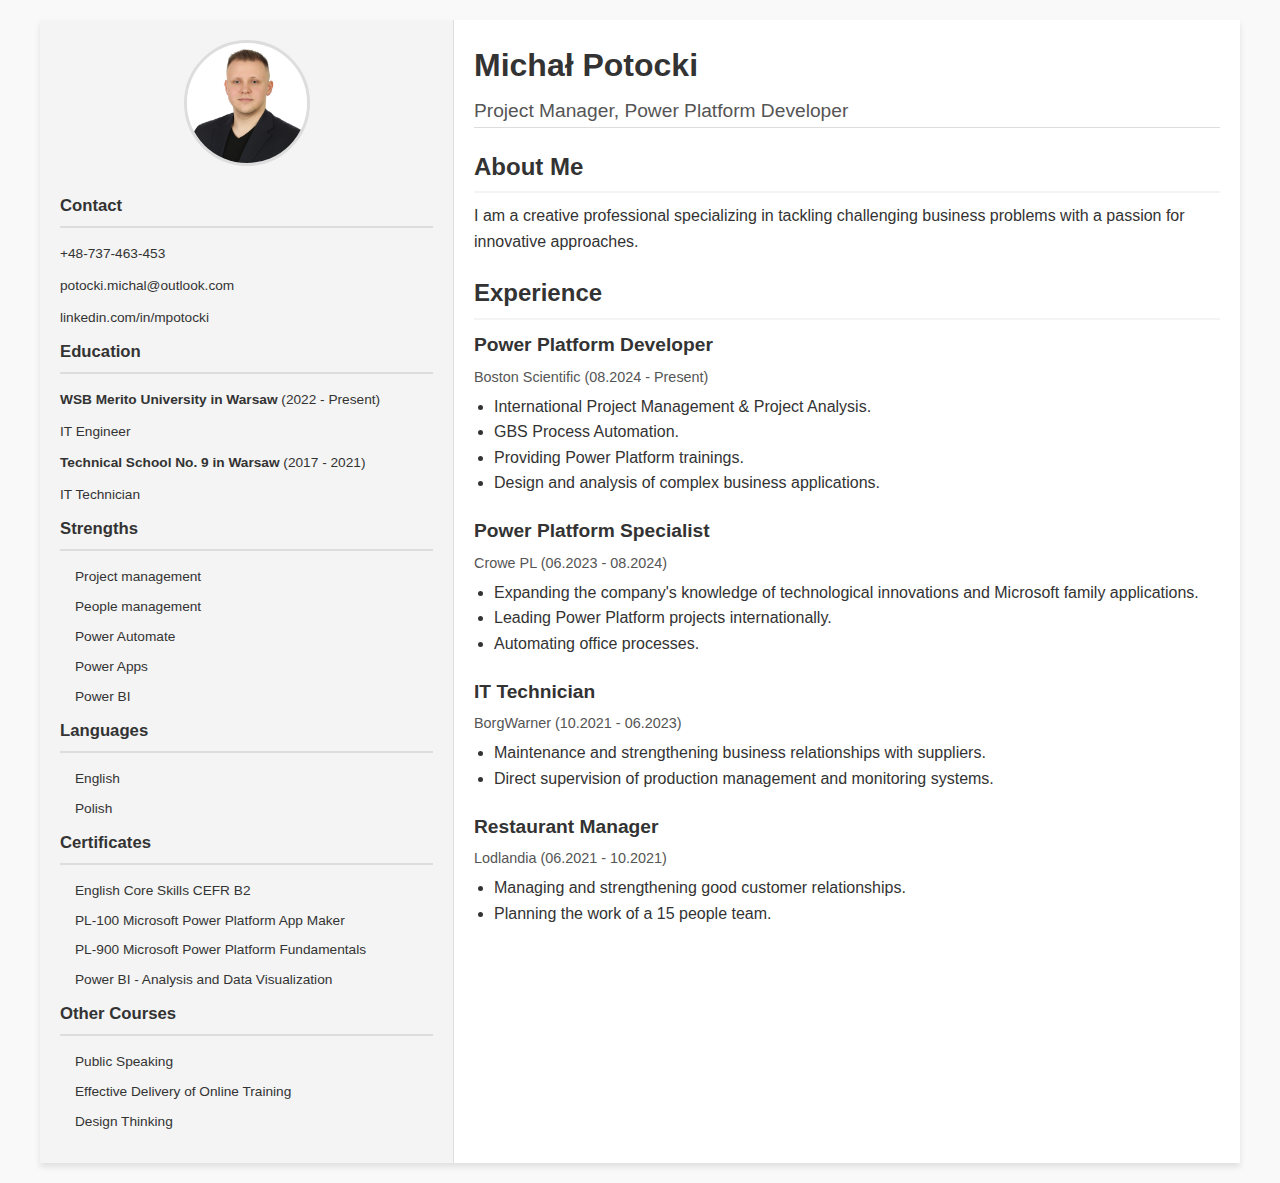
<file: index.html>
<!DOCTYPE html>
<html lang="pl">
<head>
    <meta charset="UTF-8">
    <meta name="viewport" content="width=device-width, initial-scale=1.0">
    <title>Michał Potocki - CV</title>
    <link rel="stylesheet" href="michal.css">
</head>
<body>
    <div class="container">
        <aside class="sidebar">
            <div class="photo">
                <img src="1.jpg" alt="Michał Potocki">
            </div>
            <h1>Contact</h1>
            <p>+48-737-463-453</p>
            <p>potocki.michal@outlook.com</p>
            <p>linkedin.com/in/mpotocki</p>

            <h1>Education</h1>
            <p><strong>WSB Merito University in Warsaw</strong> (2022 - Present)</p>
            <p>IT Engineer</p>
            <p><strong>Technical School No. 9 in Warsaw</strong> (2017 - 2021)</p>
            <p>IT Technician</p>

            <h1>Strengths</h1>
            <ul>
                <li>Project management</li>
                <li>People management</li>
                <li>Power Automate</li>
                <li>Power Apps</li>
                <li>Power BI</li>
            </ul>

            <h1>Languages</h1>
            <ul>
                <li>English</li>
                <li>Polish</li>
            </ul>

            <h1>Certificates</h1>
            <ul>
                <li>English Core Skills CEFR B2</li>
                <li>PL-100 Microsoft Power Platform App Maker</li>
                <li>PL-900 Microsoft Power Platform Fundamentals</li>
                <li>Power BI - Analysis and Data Visualization</li>
            </ul>

            <h1>Other Courses</h1>
            <ul>
                <li>Public Speaking</li>
                <li>Effective Delivery of Online Training</li>
                <li>Design Thinking</li>
            </ul>
        </aside>

        <main class="content">
            <header>
                <h1>Michał Potocki</h1>
                <p>Project Manager, Power Platform Developer</p>
            </header>

            <section class="about">
                <h2>About Me</h2>
                <p>I am a creative professional specializing in tackling challenging business problems with a passion for innovative approaches.</p>
            </section>

            <section class="experience">
                <h2>Experience</h2>
                <div class="job">
                    <h3>Power Platform Developer</h3>
                    <p>Boston Scientific (08.2024 - Present)</p>
                    <ul>
                        <li>International Project Management & Project Analysis.</li>
                        <li>GBS Process Automation.</li>
                        <li>Providing Power Platform trainings.</li>
                        <li>Design and analysis of complex business applications.</li>
                    </ul>
                </div>

                <div class="job">
                    <h3>Power Platform Specialist</h3>
                    <p>Crowe PL (06.2023 - 08.2024)</p>
                    <ul>
                        <li>Expanding the company's knowledge of technological innovations and Microsoft family applications.</li>
                        <li>Leading Power Platform projects internationally.</li>
                        <li>Automating office processes.</li>
                    </ul>
                </div>

                <div class="job">
                    <h3>IT Technician</h3>
                    <p>BorgWarner (10.2021 - 06.2023)</p>
                    <ul>
                        <li>Maintenance and strengthening business relationships with suppliers.</li>
                        <li>Direct supervision of production management and monitoring systems.</li>
                    </ul>
                </div>

                <div class="job">
                    <h3>Restaurant Manager</h3>
                    <p>Lodlandia (06.2021 - 10.2021)</p>
                    <ul>
                        <li>Managing and strengthening good customer relationships.</li>
                        <li>Planning the work of a 15 people team.</li>
                    </ul>
                </div>
            </section>
        </main>
    </div>
</body>
</html>
</file>
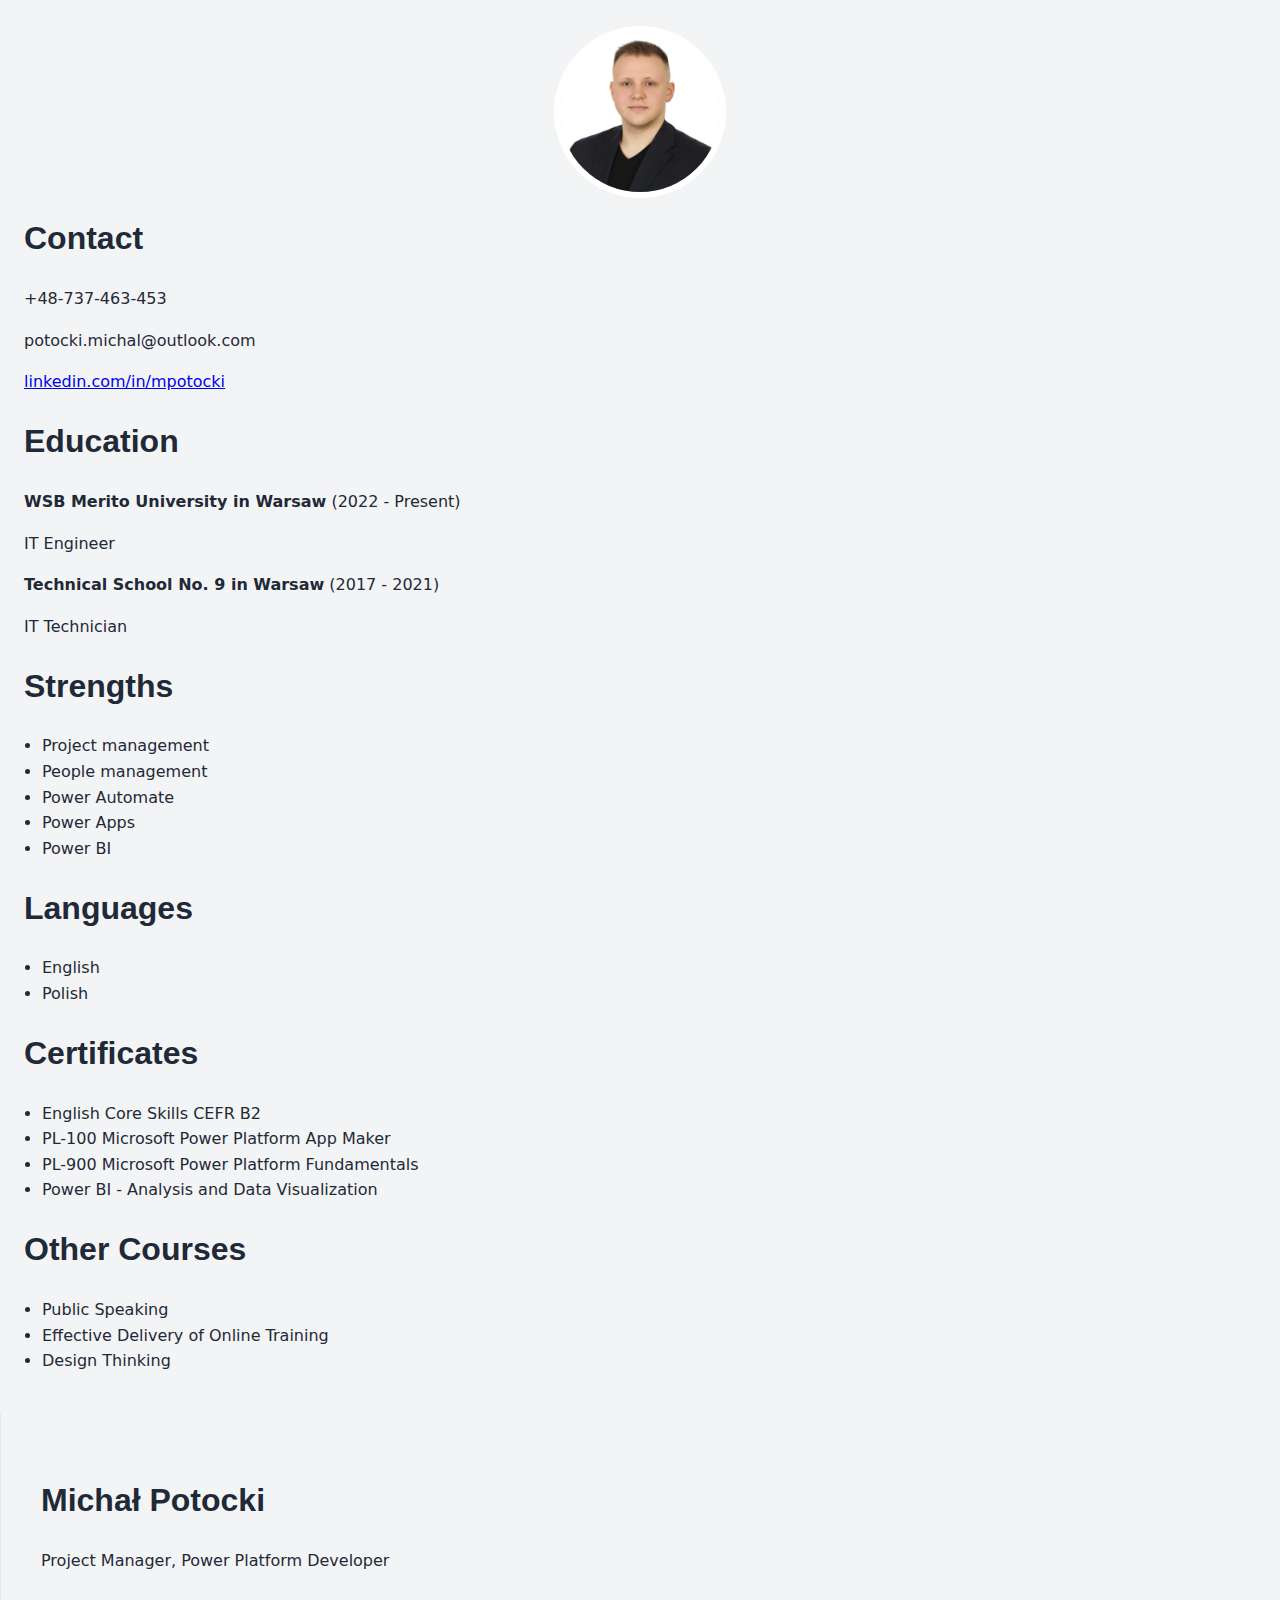
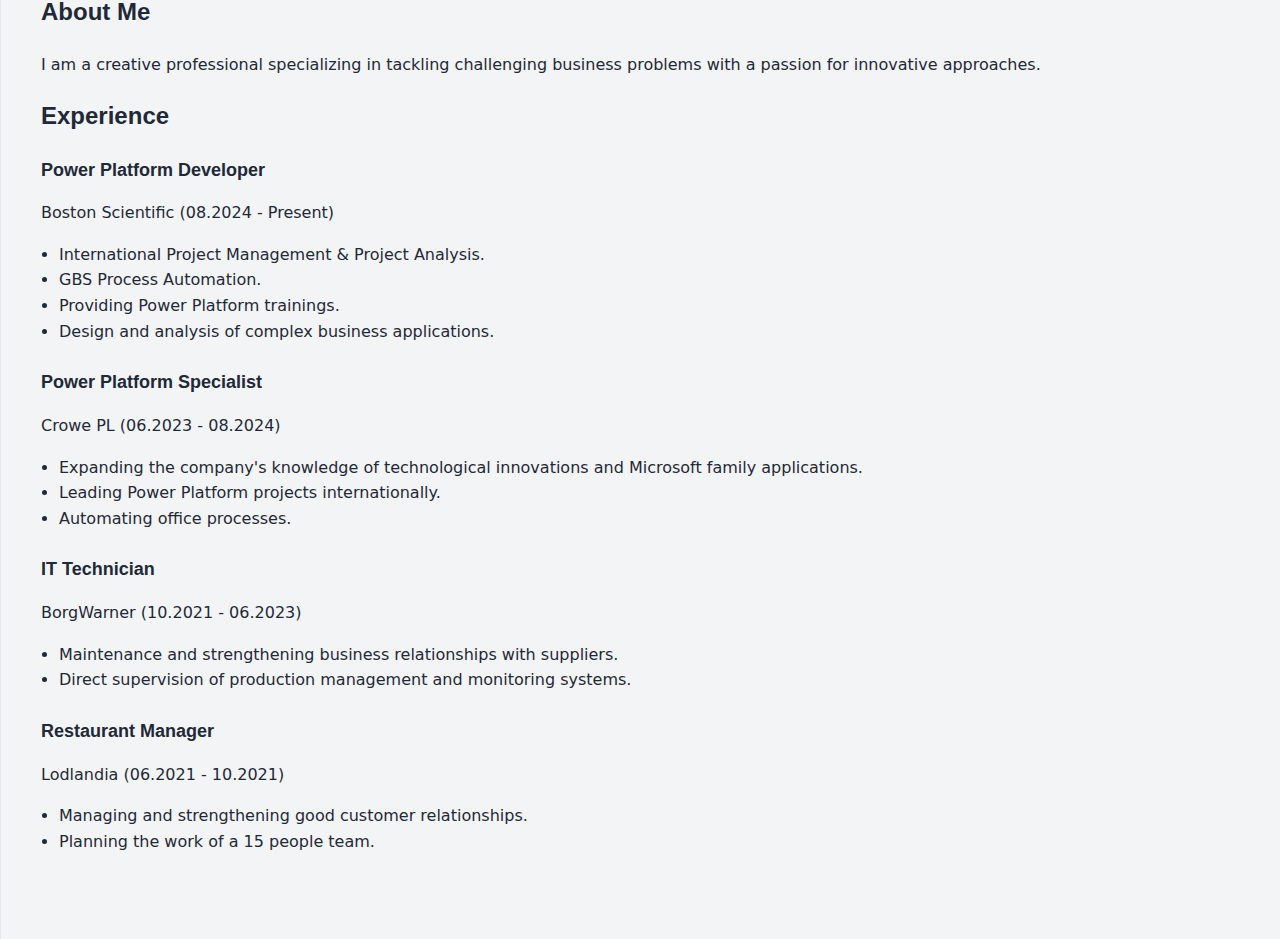
<file: index (1).html>
<!DOCTYPE html>
<html lang="pl">
<head>
    <meta charset="UTF-8">
    <meta name="viewport" content="width=device-width, initial-scale=1.0">
    <title>Michał Potocki - CV</title>
    <link rel="stylesheet" href="style.css">
</head>
<body>
    <div class="container">
        <aside class="sidebar">
            <div class="photo">
                <img src="1.jpg" alt="Michał Potocki">
            </div>
            <h1>Contact</h1>
            <p>+48-737-463-453</p>
            <p>potocki.michal@outlook.com</p>
            <p><a href="https://linkedin.com/in/mpotocki" target="_blank">linkedin.com/in/mpotocki</a></p>

            <h1>Education</h1>
            <p><strong>WSB Merito University in Warsaw</strong> (2022 - Present)</p>
            <p>IT Engineer</p>
            <p><strong>Technical School No. 9 in Warsaw</strong> (2017 - 2021)</p>
            <p>IT Technician</p>

            <h1>Strengths</h1>
            <ul>
                <li>Project management</li>
                <li>People management</li>
                <li>Power Automate</li>
                <li>Power Apps</li>
                <li>Power BI</li>
            </ul>

            <h1>Languages</h1>
            <ul>
                <li>English</li>
                <li>Polish</li>
            </ul>

            <h1>Certificates</h1>
            <ul>
                <li>English Core Skills CEFR B2</li>
                <li>PL-100 Microsoft Power Platform App Maker</li>
                <li>PL-900 Microsoft Power Platform Fundamentals</li>
                <li>Power BI - Analysis and Data Visualization</li>
            </ul>

            <h1>Other Courses</h1>
            <ul>
                <li>Public Speaking</li>
                <li>Effective Delivery of Online Training</li>
                <li>Design Thinking</li>
            </ul>
        </aside>

        <main class="content">
            <header>
                <h1>Michał Potocki</h1>
                <p>Project Manager, Power Platform Developer</p>
            </header>

            <section class="about">
                <h2>About Me</h2>
                <p>I am a creative professional specializing in tackling challenging business problems with a passion for innovative approaches.</p>
            </section>

            <section class="experience">
                <h2>Experience</h2>
                <div class="job">
                    <h3>Power Platform Developer</h3>
                    <p>Boston Scientific (08.2024 - Present)</p>
                    <ul>
                        <li>International Project Management & Project Analysis.</li>
                        <li>GBS Process Automation.</li>
                        <li>Providing Power Platform trainings.</li>
                        <li>Design and analysis of complex business applications.</li>
                    </ul>
                </div>

                <div class="job">
                    <h3>Power Platform Specialist</h3>
                    <p>Crowe PL (06.2023 - 08.2024)</p>
                    <ul>
                        <li>Expanding the company's knowledge of technological innovations and Microsoft family applications.</li>
                        <li>Leading Power Platform projects internationally.</li>
                        <li>Automating office processes.</li>
                    </ul>
                </div>

                <div class="job">
                    <h3>IT Technician</h3>
                    <p>BorgWarner (10.2021 - 06.2023)</p>
                    <ul>
                        <li>Maintenance and strengthening business relationships with suppliers.</li>
                        <li>Direct supervision of production management and monitoring systems.</li>
                    </ul>
                </div>

                <div class="job">
                    <h3>Restaurant Manager</h3>
                    <p>Lodlandia (06.2021 - 10.2021)</p>
                    <ul>
                        <li>Managing and strengthening good customer relationships.</li>
                        <li>Planning the work of a 15 people team.</li>
                    </ul>
                </div>
            </section>
        </main>
    </div>
</body>
</html>
</file>
<file: michal.css>
body, h1, h2, h3, p, ul, li {
    margin: 0;
    padding: 0;
    box-sizing: border-box;
}

body {
    font-family: 'Roboto', sans-serif;
    color: #333;
    background-color: #f9f9f9;
    line-height: 1.6;
    margin: 0;
}

.container {
    display: flex;
    flex-wrap: nowrap;
    max-width: 1200px;
    margin: 20px auto;
    background: #fff;
    box-shadow: 0 4px 6px rgba(0, 0, 0, 0.1);
}

.sidebar {
    flex: 1;
    background-color: #f4f4f4;
    padding: 20px;
    border-right: 1px solid #ddd;
    font-size: 0.95em;
    line-height: 1.5;
}

.photo {
    text-align: center;
    margin-bottom: 20px;
}

.photo img {
    width: 120px;
    height: 120px;
    border-radius: 50%;
    border: 3px solid #ddd;
}

.sidebar h1 {
    font-size: 1.1em;
    margin-bottom: 15px;
    border-bottom: 2px solid #ddd;
    padding-bottom: 8px;
}

.sidebar p, .sidebar ul {
    margin: 10px 0;
    font-size: 0.9em;
    line-height: 1.6;
}

.sidebar ul {
    list-style: none;
    padding-left: 15px;
}

.sidebar ul li {
    margin-bottom: 8px;
}

.sidebar .education {
    margin-top: 20px;
}

.sidebar .education p {
    display: flex;
    justify-content: space-between;
    font-size: 0.9em;
    margin: 5px 0;
}

.sidebar .education strong {
    flex: 1;
    font-weight: bold;
}

.sidebar .education span {
    font-style: italic;
    color: #666;
    margin-left: 10px;
}

.sidebar h1, .sidebar h2 {
    font-weight: bold;
}

.sidebar .strengths li, .sidebar .languages li, .sidebar .certificates li, .sidebar .courses li {
    font-weight: bold;
    margin-bottom: 5px;
}

.content {
    flex: 2;
    padding: 20px;
}

header {
    border-bottom: 1px solid #ddd;
    margin-bottom: 20px;
}

header h1 {
    font-size: 2em;
    margin-bottom: 5px;
}

header p {
    font-size: 1.2em;
    color: #555;
}

.about, .experience {
    margin-bottom: 20px;
}

.about h2, .experience h2 {
    font-size: 1.5em;
    margin-bottom: 10px;
    border-bottom: 2px solid #f4f4f4;
    padding-bottom: 5px;
}

.job {
    margin-bottom: 20px;
}

.job h3 {
    font-size: 1.2em;
    margin-bottom: 5px;
}

.job p {
    font-size: 0.9em;
    color: #555;
}

.job ul {
    list-style: disc;
    margin-left: 20px;
    margin-top: 5px;
}
</file>
<file: style.css>
/* Reset & base */
* { box-sizing: border-box; }
html, body { height: 100%; }
body {
  margin: 0;
  background: #f3f4f6;            /* jasno szare tło po bokach */
  color: #1f2937;
  font-family: Inter, system-ui, -apple-system, Segoe UI, Roboto, Arial, "Noto Sans", sans-serif;
  line-height: 1.6;
}

/* „Kartka” CV: 2/3 szerokości, wyśrodkowana, przewijalna */
.cv {
  width: 66.666vw;                 /* 2/3 ekranu */
  margin: 40px auto;
  background: #fff;
  display: grid;
  grid-template-columns: 32% 68%;
  gap: 32px;
  border-radius: 0;                /* PDF-look (bez zaokrągleń) */
  box-shadow: 0 0 0 1px #e5e7eb;   /* delikatna ramka jak papier */
}

/* Responsywność: na węższych ekranach pełna szerokość i układ 1 kolumna */
@media (max-width: 1024px) {
  .cv { width: 94vw; grid-template-columns: 1fr; }
  .content { border-left: none; border-top: 1px solid #e5e7eb; padding-top: 28px; }
}

/* Kolumny */
.sidebar {
  padding: 32px 24px 40px;
}
.content {
  padding: 40px 40px 60px;
  border-left: 1px solid #e5e7eb;  /* pionowa linia jak w PDF */
}

/* Foto */
.photo {
  display: grid;
  place-items: center;
  margin-bottom: 16px;
}
.photo img {
  width: 160px;
  height: 160px;
  object-fit: cover;
  border-radius: 50%;
  box-shadow: 0 0 0 6px #fff, 0 0 0 1px #e5e7eb;
}
.avatar-img{
  width:160px; height:160px; object-fit:cover; border-radius:50%;
  display:block; box-shadow:0 0 0 6px #fff, 0 0 0 1px #e5e7eb;
}

/* Nagłówki sekcji */
h1, h2, h3 { font-family: Montserrat, Inter, Arial, sans-serif; }
.header h1 {
  font-size: clamp(28px, 4vw, 44px);
  letter-spacing: .02em;
  margin: 0 0 8px;
  font-weight: 700;
}
.tag {
  margin: 0;
  color: #374151;
  font-weight: 500;
}
.block { margin-top: 26px; }
.block h2 {
  font-size: 18px;
  font-weight: 600;
  margin: 0 0 10px;
  padding-bottom: 8px;
  border-bottom: 1px solid #e5e7eb;
}

/* Listy */
ul { margin: 0; padding-left: 18px; }
.dot-list { list-style: disc; }
.dash-list { list-style: none; padding-left: 0; }
.dash-list li { padding-left: 18px; position: relative; }
.dash-list li::before {
  content: "–";
  position: absolute; left: 0; top: 0;
}
.dot-list.tight li { margin-bottom: 6px; }
.icon-list { list-style: none; padding-left: 0; }
.icon-list li { padding-left: 28px; position: relative; margin: 8px 0; }
.icon-list li::before {
  position: absolute; left: 0; top: 0; line-height: 1.2;
  font-size: 16px; opacity: .75;
}
.icon-list .mail::before  { content: "✉️"; }
.icon-list .phone::before { content: "📞"; }
.icon-list .link::before  { content: "🔗"; }

/* Edukacja w kolumnie */
.edu{
  display: block;            /* zamiast gridu/kolumn */
  margin: 12px 0;
}
.edu .years{
  display: block;            /* wymusza nową linię */
  color: #6b7280;
  white-space: normal;       /* na wszelki wypadek */
  margin-bottom: 4px;
}
.edu .school{
  margin-left: 0;            /* wyrównanie do lewej */
}
.edu .school strong{
  display: block;            /* nazwa szkoły nad kierunkiem */
  margin-bottom: 2px;
}


/* Doświadczenie */
.job { margin: 18px 0 24px; }
.job-head {
  display: grid;
  grid-template-columns: 1fr auto;
  align-items: baseline;
  gap: 8px;
}
.job h3 {
  margin: 0;
  font-size: 18px;
  font-weight: 700;
}
.job-meta { display: contents; }
.company { color: #111827; font-weight: 600; }
.dates { color: #6b7280; margin-left: 16px; white-space: nowrap; }
/* EDU — linia z datą, niżej szkoła od lewej */
.sidebar .edu{
  display: block !important;        /* wyłącza grid */
  margin: 12px 0;
}
.sidebar .edu .years{
  display: block !important;        /* nowa linia po dacie */
  margin-bottom: 4px;
  white-space: normal;
}
.sidebar .edu .school{
  margin-left: 0 !important;        /* wyrównanie do lewej */
}
.sidebar .edu .school strong{
  display: block;                   /* nazwa szkoły nad kierunkiem */
  margin-bottom: 2px;
}
.sidebar .edu{
  display: grid;
  grid-template-columns: 1fr;       /* tylko 1 kolumna */
}
.sidebar .edu .school{
  grid-column: 1 / -1;              /* pełna szerokość */
  margin-left: 0;
}
.sidebar .edu .years{
  grid-column: 1 / -1;              /* też pełna szerokość */
  margin-bottom: 4px;
}
/* EDU: data -> nowa linia -> szkoła (pełna szerokość) */
.sidebar .edu{
  display: grid !important;
  grid-template-columns: 1fr !important;   /* tylko jedna kolumna */
  grid-auto-rows: auto;
  margin: 12px 0;
}
.sidebar .edu .years{
  grid-column: 1 / -1 !important;          /* pełna szerokość */
  display: block;
  margin: 0 0 4px;
  white-space: normal;
}
.sidebar .edu .school{
  grid-column: 1 / -1 !important;          /* pełna szerokość */
  margin: 0;
}
.sidebar .edu .school strong{
  display: block;                           /* nazwa szkoły nad kierunkiem */
  margin-bottom: 2px;
}
</file>
